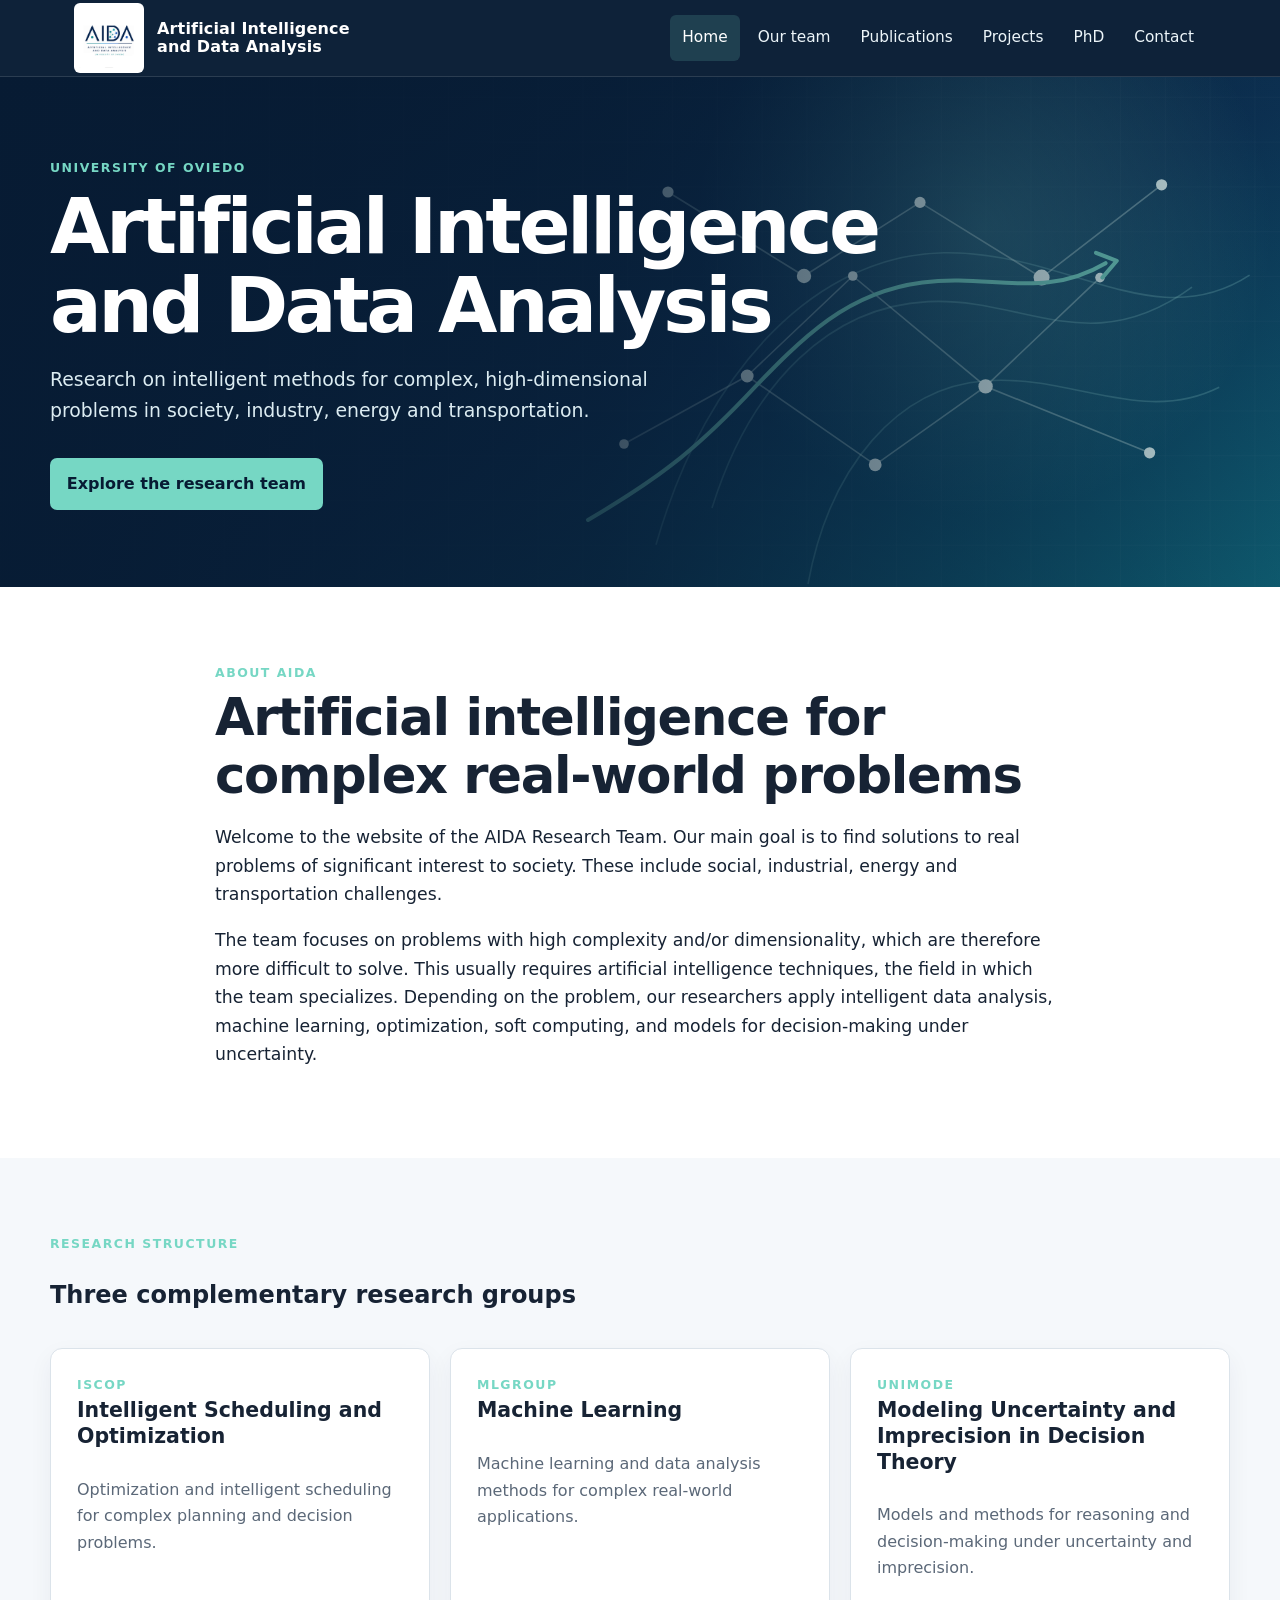
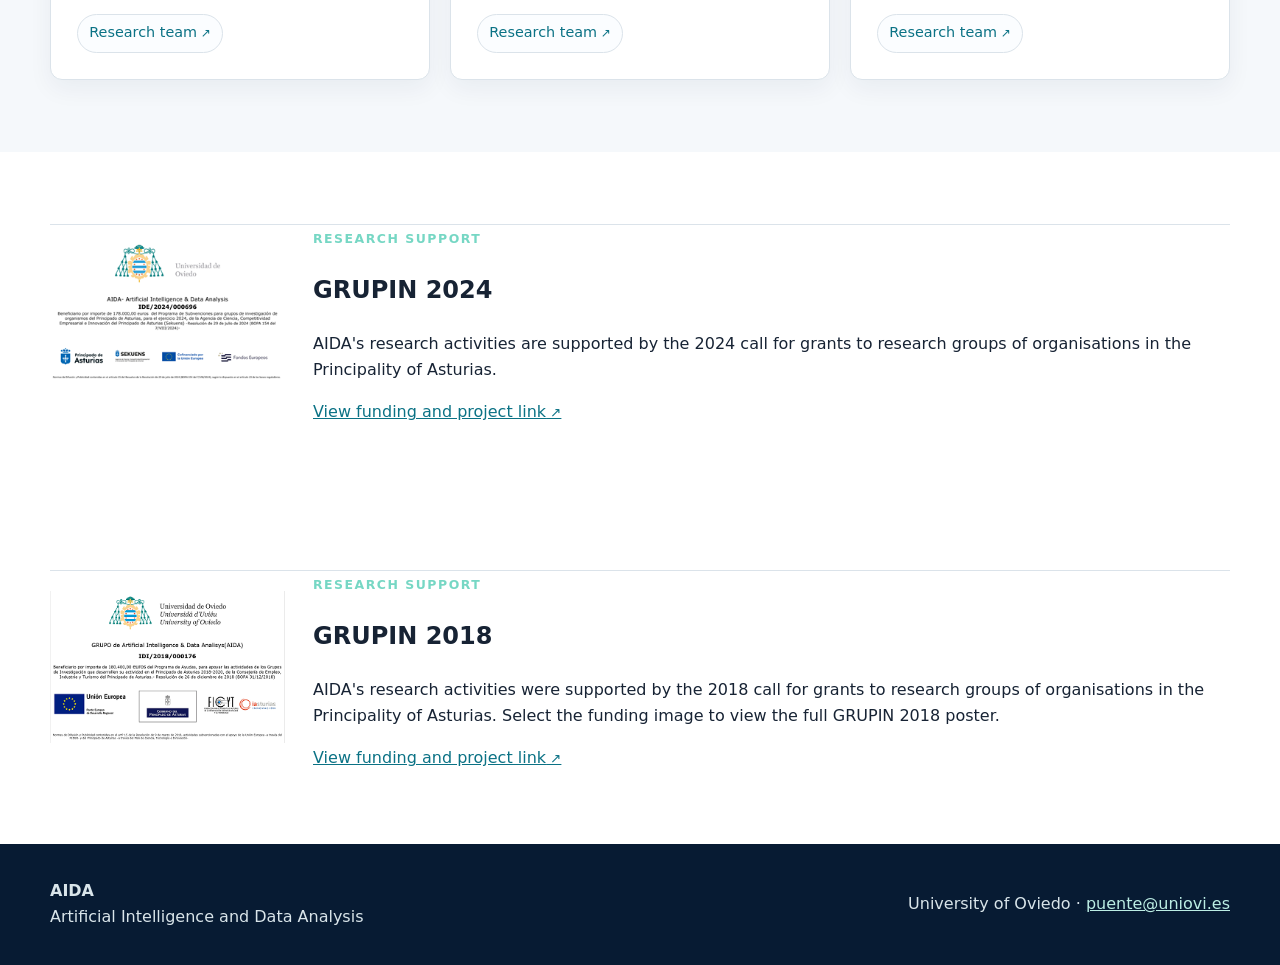
<file: index.html>
<!doctype html><html lang="en"><head><meta charset="utf-8"><meta name="viewport" content="width=device-width,initial-scale=1"><title>Home | AIDA</title><meta name="description" content="AIDA — Artificial Intelligence and Data Analysis research team at the University of Oviedo."><link rel="stylesheet" href="assets/css/style.css"><link rel="icon" href="assets/images/aida-mark.svg"></head><body><a class="skip" href="#main">Skip to content</a><header class="site-header"><nav class="nav" aria-label="Main navigation"><a class="brand" href="index.html"><img src="assets/images/squareLogoAIDA.png" alt="AIDA logo"><span>Artificial Intelligence<br>and Data Analysis</span></a><button class="menu-button" aria-expanded="false" aria-controls="menu">Menu</button><div class="menu" id="menu"><a href="index.html" aria-current="page">Home</a><a href="team.html">Our team</a><a href="publications.html">Publications</a><a href="projects.html">Projects</a><a href="phd.html">PhD</a><a href="contact.html">Contact</a></div></nav></header><main id="main"><section class="hero"><div class="hero-inner"><span class="eyebrow">University of Oviedo</span><h1>Artificial Intelligence and Data Analysis</h1><p>Research on intelligent methods for complex, high-dimensional problems in society, industry, energy and transportation.</p><a class="button" href="team.html">Explore the research team</a></div></section><section><div class="container intro"><span class="eyebrow">About AIDA</span><h2>Artificial intelligence for complex real-world problems</h2><p>Welcome to the website of the AIDA Research Team. Our main goal is to find solutions to real problems of significant interest to society. These include social, industrial, energy and transportation challenges.</p><p>The team focuses on problems with high complexity and/or dimensionality, which are therefore more difficult to solve. This usually requires artificial intelligence techniques, the field in which the team specializes. Depending on the problem, our researchers apply intelligent data analysis, machine learning, optimization, soft computing, and models for decision-making under uncertainty.</p></div></section><section class="groups"><div class="container"><span class="eyebrow">Research structure</span><h2>Three complementary research groups</h2><div class="grid"><article class="card"><span class="eyebrow">iScOp</span><h3>Intelligent Scheduling and Optimization</h3><p>Optimization and intelligent scheduling for complex planning and decision problems.</p><div class="card-links"><a class="external" href="https://portalinvestigacion.uniovi.es/grupos/14092/detalle?lang=en" target="_blank" rel="noopener">Research team</a></div></article><article class="card"><span class="eyebrow">MLGroup</span><h3>Machine Learning</h3><p>Machine learning and data analysis methods for complex real-world applications.</p><div class="card-links"><a class="external" href="https://portalinvestigacion.uniovi.es/grupos/14002/detalle?lang=en" target="_blank" rel="noopener">Research team</a></div></article><article class="card"><span class="eyebrow">UNIMODE</span><h3>Modeling Uncertainty and Imprecision in Decision Theory</h3><p>Models and methods for reasoning and decision-making under uncertainty and imprecision.</p><div class="card-links"><a class="external" href="https://portalinvestigacion.uniovi.es/grupos/13981/detalle?lang=en" target="_blank" rel="noopener">Research team</a></div></article></div></div></section><section><div class="container funding"><a href="assets/images/grupin2024.png" target="_blank" rel="noopener" aria-label="Open the GRUPIN 2024 funding poster"><img src="assets/images/grupin2024_mini.png" alt="GRUPIN 2024 funding acknowledgement"></a><div><span class="eyebrow">Research support</span><h2>GRUPIN 2024</h2><p>AIDA's research activities are supported by the 2024 call for grants to research groups of organisations in the Principality of Asturias.</p><a class="external" href="https://portalinvestigacion.uniovi.es/proyectos/1490136/detalle" target="_blank" rel="noopener">View funding and project link</a></div></div></section><section><div class="container funding"><a href="assets/images/grupin.png" target="_blank" rel="noopener" aria-label="Open the GRUPIN 2018 funding poster"><img src="assets/images/grupin_mini.png" alt="GRUPIN 2018 funding acknowledgement"></a><div><span class="eyebrow">Research support</span><h2>GRUPIN 2018</h2><p>AIDA's research activities were supported by the 2018 call for grants to research groups of organisations in the Principality of Asturias. Select the funding image to view the full GRUPIN 2018 poster.</p><a class="external" href="https://feder.uniovi.es/regional/grupin/-/asset_publisher/X5BrN9ndJZUB/content/artificial-intelligence-and-data-analisys-aida" target="_blank" rel="noopener">View funding and project link</a></div></div></section></main><footer class="site-footer"><div class="footer-inner"><div><strong>AIDA</strong><br><span>Artificial Intelligence and Data Analysis</span></div><div>University of Oviedo · <a href="mailto:puente@uniovi.es">puente@uniovi.es</a></div></div></footer><script src="assets/js/menu.js"></script></body></html>
</file>
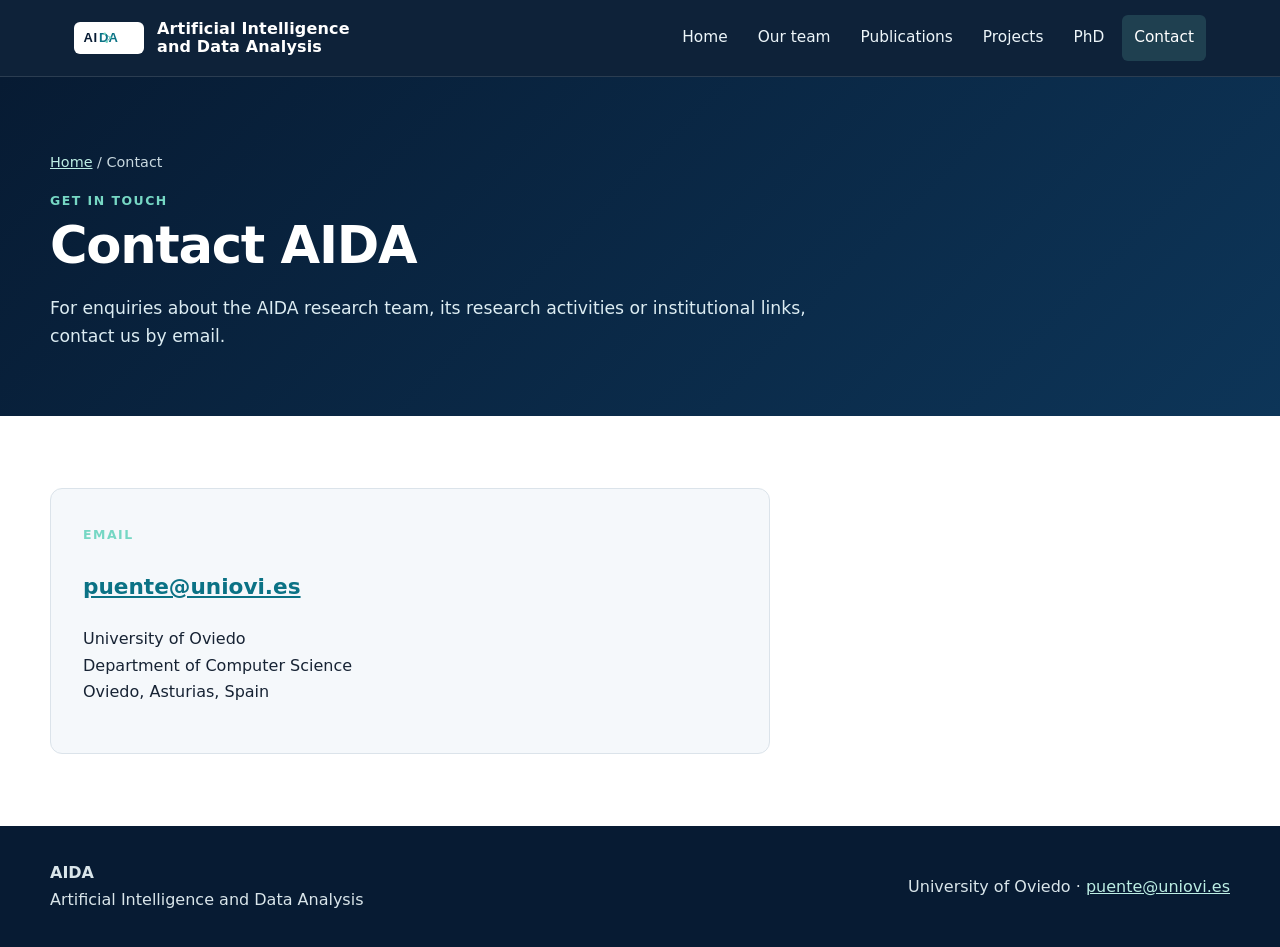
<file: contact.html>
<!doctype html><html lang="en"><head><meta charset="utf-8"><meta name="viewport" content="width=device-width,initial-scale=1"><title>Contact | AIDA</title><meta name="description" content="AIDA — Artificial Intelligence and Data Analysis research team at the University of Oviedo."><link rel="stylesheet" href="assets/css/style.css"><link rel="icon" href="assets/images/aida-mark.svg"></head><body><a class="skip" href="#main">Skip to content</a><header class="site-header"><nav class="nav" aria-label="Main navigation"><a class="brand" href="index.html"><img src="assets/images/aida-mark.svg" alt="AIDA logo"><span>Artificial Intelligence<br>and Data Analysis</span></a><button class="menu-button" aria-expanded="false" aria-controls="menu">Menu</button><div class="menu" id="menu"><a href="index.html">Home</a><a href="team.html">Our team</a><a href="publications.html">Publications</a><a href="projects.html">Projects</a><a href="phd.html">PhD</a><a href="contact.html" aria-current="page">Contact</a></div></nav></header><main id="main"><header class="page-head"><div class="container"><div class="crumb"><a href="index.html">Home</a> / Contact</div><span class="eyebrow">Get in touch</span><h1>Contact AIDA</h1><p>For enquiries about the AIDA research team, its research activities or institutional links, contact us by email.</p></div></header><section><div class="container"><div class="contact-box"><span class="eyebrow">Email</span><p class="contact-email"><a href="mailto:puente@uniovi.es">puente@uniovi.es</a></p><p>University of Oviedo<br>Department of Computer Science<br>Oviedo, Asturias, Spain</p></div></div></section></main><footer class="site-footer"><div class="footer-inner"><div><strong>AIDA</strong><br><span>Artificial Intelligence and Data Analysis</span></div><div>University of Oviedo · <a href="mailto:puente@uniovi.es">puente@uniovi.es</a></div></div></footer><script src="assets/js/menu.js"></script></body></html>
</file>
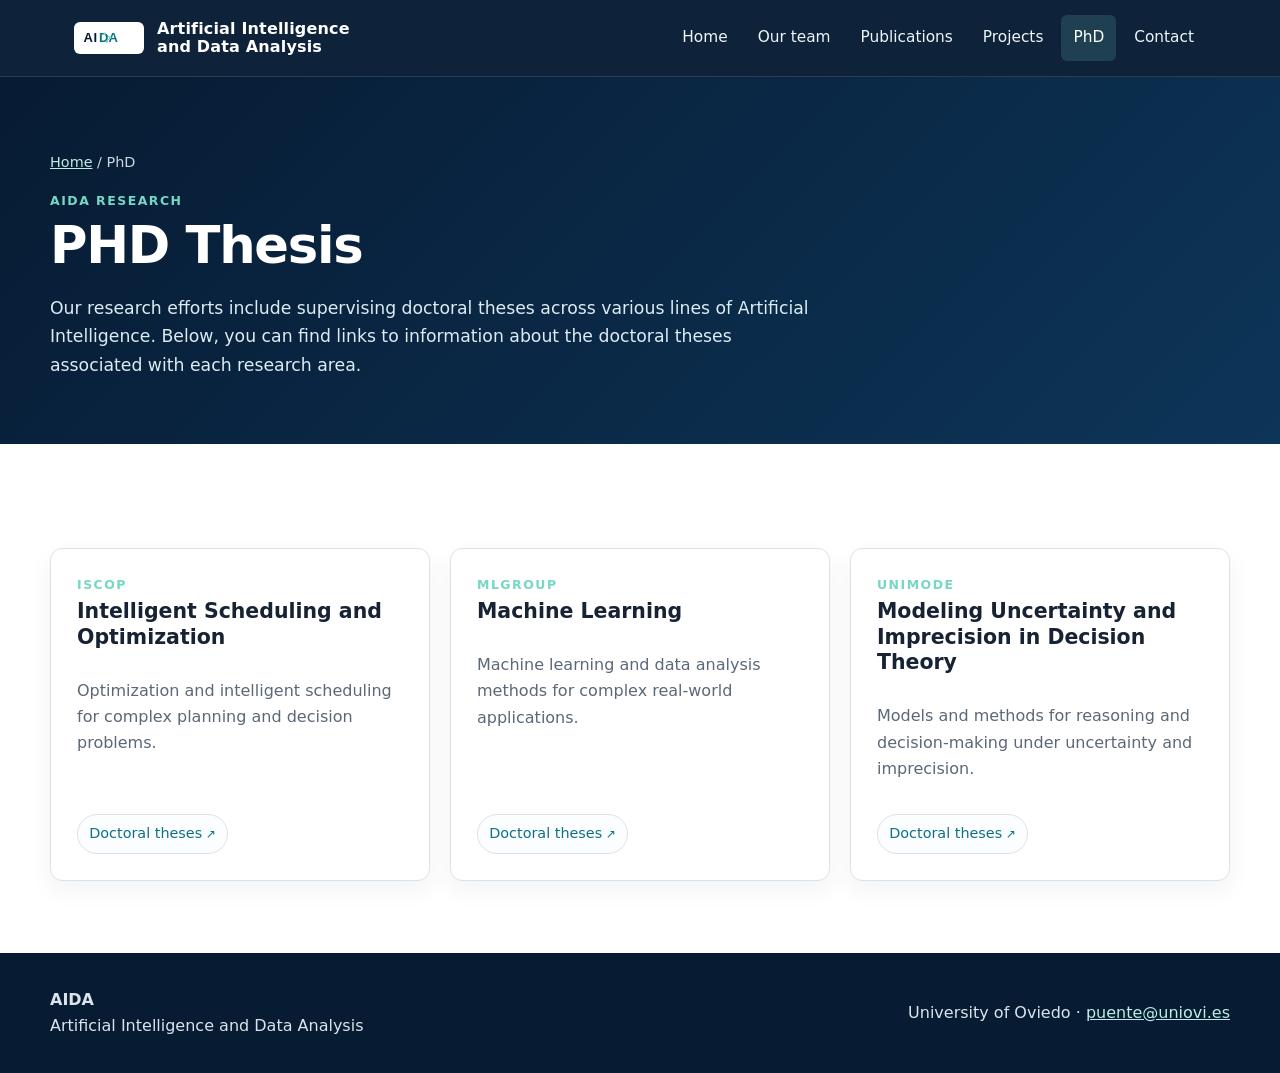
<file: phd.html>
<!doctype html><html lang="en"><head><meta charset="utf-8"><meta name="viewport" content="width=device-width,initial-scale=1"><title>PhD | AIDA</title><meta name="description" content="AIDA — Artificial Intelligence and Data Analysis research team at the University of Oviedo."><link rel="stylesheet" href="assets/css/style.css"><link rel="icon" href="assets/images/aida-mark.svg"></head><body><a class="skip" href="#main">Skip to content</a><header class="site-header"><nav class="nav" aria-label="Main navigation"><a class="brand" href="index.html"><img src="assets/images/aida-mark.svg" alt="AIDA logo"><span>Artificial Intelligence<br>and Data Analysis</span></a><button class="menu-button" aria-expanded="false" aria-controls="menu">Menu</button><div class="menu" id="menu"><a href="index.html">Home</a><a href="team.html">Our team</a><a href="publications.html">Publications</a><a href="projects.html">Projects</a><a href="phd.html" aria-current="page">PhD</a><a href="contact.html">Contact</a></div></nav></header><main id="main"><header class="page-head"><div class="container"><div class="crumb"><a href="index.html">Home</a> / PhD</div><span class="eyebrow">AIDA research</span><h1>PHD Thesis</h1><p>Our research efforts include supervising doctoral theses across various lines of Artificial Intelligence. Below, you can find links to information about the doctoral theses associated with each research area.</p></div></header><section><div class="container"><div class="grid"><article class="card"><span class="eyebrow">iScOp</span><h3>Intelligent Scheduling and Optimization</h3><p>Optimization and intelligent scheduling for complex planning and decision problems.</p><div class="card-links"><a class="external" href="https://portalinvestigacion.uniovi.es/grupos/14092/tesis?lang=en" target="_blank" rel="noopener">Doctoral theses</a></div></article><article class="card"><span class="eyebrow">MLGroup</span><h3>Machine Learning</h3><p>Machine learning and data analysis methods for complex real-world applications.</p><div class="card-links"><a class="external" href="https://portalinvestigacion.uniovi.es/grupos/14002/tesis?lang=en" target="_blank" rel="noopener">Doctoral theses</a></div></article><article class="card"><span class="eyebrow">UNIMODE</span><h3>Modeling Uncertainty and Imprecision in Decision Theory</h3><p>Models and methods for reasoning and decision-making under uncertainty and imprecision.</p><div class="card-links"><a class="external" href="https://portalinvestigacion.uniovi.es/grupos/13981/tesis?lang=en" target="_blank" rel="noopener">Doctoral theses</a></div></article></div></div></section></main><footer class="site-footer"><div class="footer-inner"><div><strong>AIDA</strong><br><span>Artificial Intelligence and Data Analysis</span></div><div>University of Oviedo · <a href="mailto:puente@uniovi.es">puente@uniovi.es</a></div></div></footer><script src="assets/js/menu.js"></script></body></html>
</file>
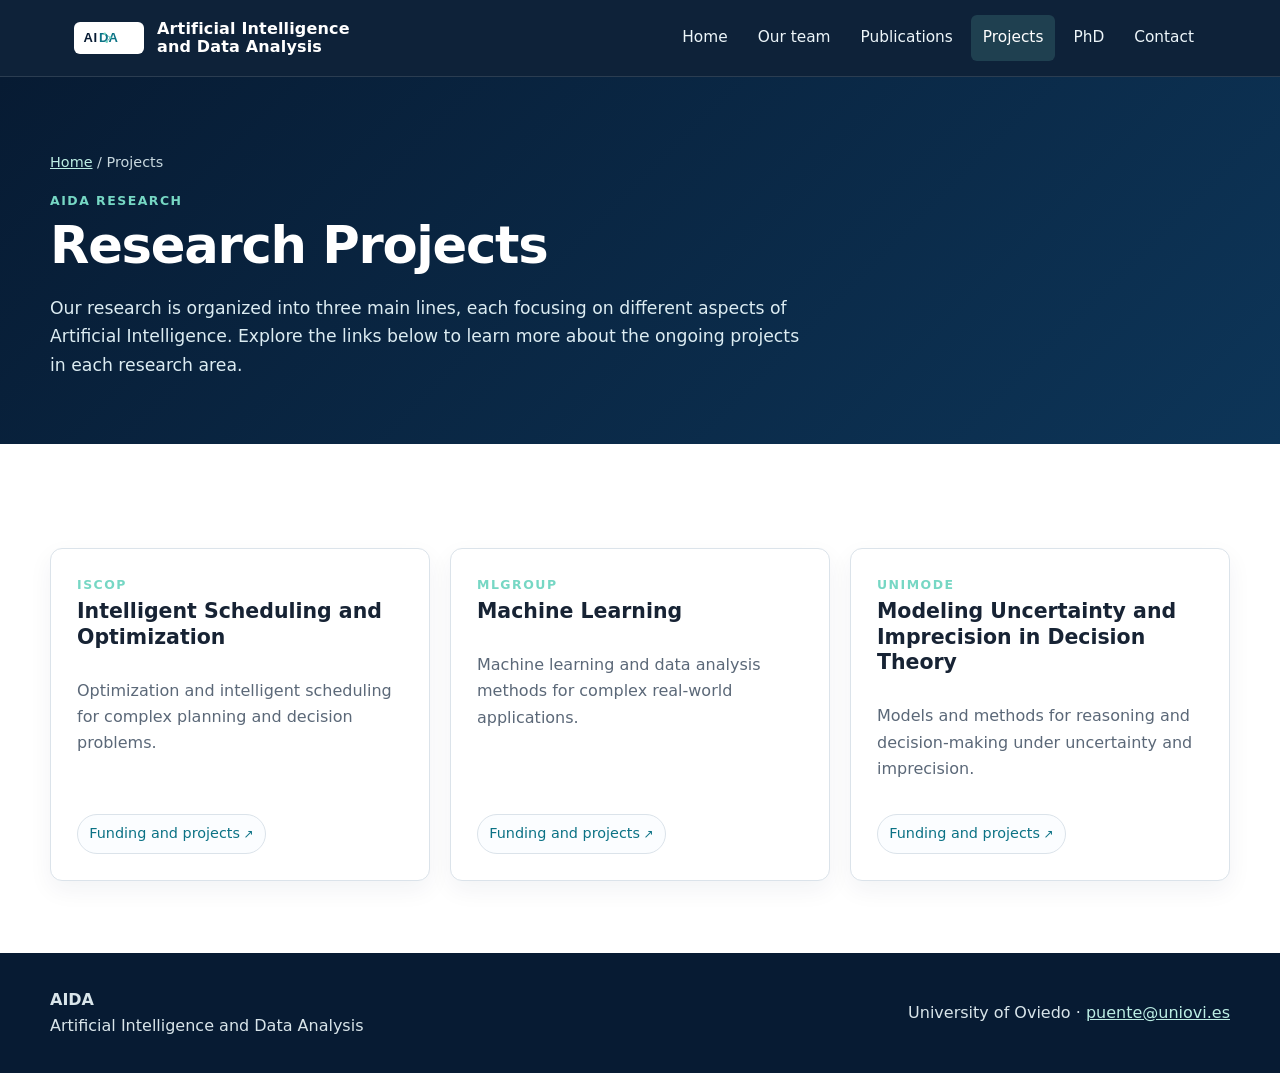
<file: projects.html>
<!doctype html><html lang="en"><head><meta charset="utf-8"><meta name="viewport" content="width=device-width,initial-scale=1"><title>Projects | AIDA</title><meta name="description" content="AIDA — Artificial Intelligence and Data Analysis research team at the University of Oviedo."><link rel="stylesheet" href="assets/css/style.css"><link rel="icon" href="assets/images/aida-mark.svg"></head><body><a class="skip" href="#main">Skip to content</a><header class="site-header"><nav class="nav" aria-label="Main navigation"><a class="brand" href="index.html"><img src="assets/images/aida-mark.svg" alt="AIDA logo"><span>Artificial Intelligence<br>and Data Analysis</span></a><button class="menu-button" aria-expanded="false" aria-controls="menu">Menu</button><div class="menu" id="menu"><a href="index.html">Home</a><a href="team.html">Our team</a><a href="publications.html">Publications</a><a href="projects.html" aria-current="page">Projects</a><a href="phd.html">PhD</a><a href="contact.html">Contact</a></div></nav></header><main id="main"><header class="page-head"><div class="container"><div class="crumb"><a href="index.html">Home</a> / Projects</div><span class="eyebrow">AIDA research</span><h1>Research Projects</h1><p>Our research is organized into three main lines, each focusing on different aspects of Artificial Intelligence. Explore the links below to learn more about the ongoing projects in each research area.</p></div></header><section><div class="container"><div class="grid"><article class="card"><span class="eyebrow">iScOp</span><h3>Intelligent Scheduling and Optimization</h3><p>Optimization and intelligent scheduling for complex planning and decision problems.</p><div class="card-links"><a class="external" href="https://portalinvestigacion.uniovi.es/financiaciones?grupoId=14092&lang=en" target="_blank" rel="noopener">Funding and projects</a></div></article><article class="card"><span class="eyebrow">MLGroup</span><h3>Machine Learning</h3><p>Machine learning and data analysis methods for complex real-world applications.</p><div class="card-links"><a class="external" href="https://portalinvestigacion.uniovi.es/financiaciones?grupoId=14002&lang=en" target="_blank" rel="noopener">Funding and projects</a></div></article><article class="card"><span class="eyebrow">UNIMODE</span><h3>Modeling Uncertainty and Imprecision in Decision Theory</h3><p>Models and methods for reasoning and decision-making under uncertainty and imprecision.</p><div class="card-links"><a class="external" href="https://portalinvestigacion.uniovi.es/financiaciones?grupoId=13981&lang=en" target="_blank" rel="noopener">Funding and projects</a></div></article></div></div></section></main><footer class="site-footer"><div class="footer-inner"><div><strong>AIDA</strong><br><span>Artificial Intelligence and Data Analysis</span></div><div>University of Oviedo · <a href="mailto:puente@uniovi.es">puente@uniovi.es</a></div></div></footer><script src="assets/js/menu.js"></script></body></html>
</file>
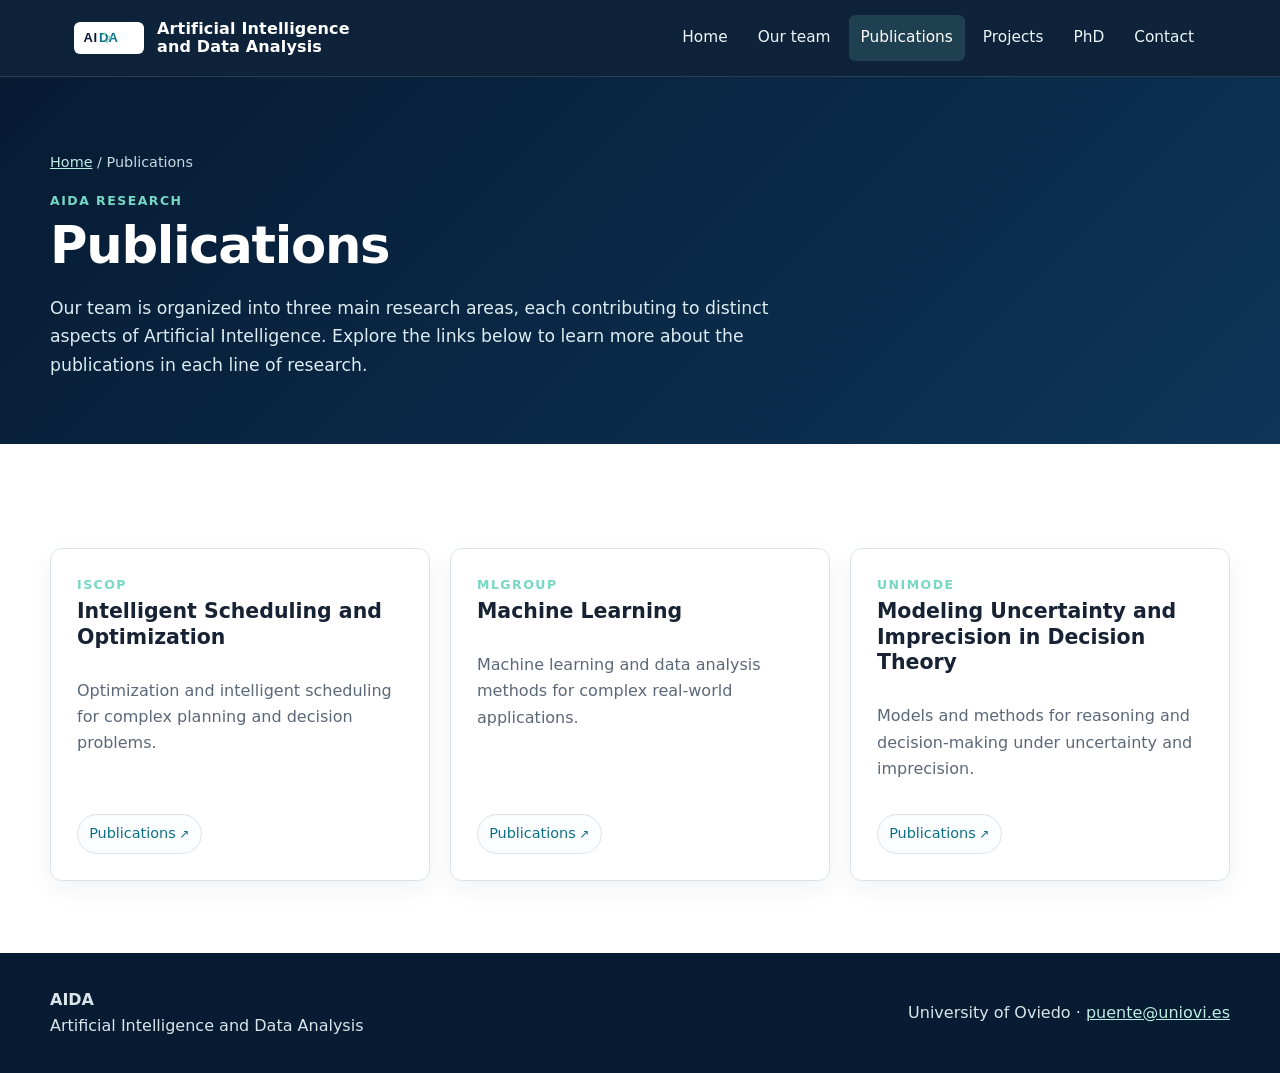
<file: publications.html>
<!doctype html><html lang="en"><head><meta charset="utf-8"><meta name="viewport" content="width=device-width,initial-scale=1"><title>Publications | AIDA</title><meta name="description" content="AIDA — Artificial Intelligence and Data Analysis research team at the University of Oviedo."><link rel="stylesheet" href="assets/css/style.css"><link rel="icon" href="assets/images/aida-mark.svg"></head><body><a class="skip" href="#main">Skip to content</a><header class="site-header"><nav class="nav" aria-label="Main navigation"><a class="brand" href="index.html"><img src="assets/images/aida-mark.svg" alt="AIDA logo"><span>Artificial Intelligence<br>and Data Analysis</span></a><button class="menu-button" aria-expanded="false" aria-controls="menu">Menu</button><div class="menu" id="menu"><a href="index.html">Home</a><a href="team.html">Our team</a><a href="publications.html" aria-current="page">Publications</a><a href="projects.html">Projects</a><a href="phd.html">PhD</a><a href="contact.html">Contact</a></div></nav></header><main id="main"><header class="page-head"><div class="container"><div class="crumb"><a href="index.html">Home</a> / Publications</div><span class="eyebrow">AIDA research</span><h1>Publications</h1><p>Our team is organized into three main research areas, each contributing to distinct aspects of Artificial Intelligence. Explore the links below to learn more about the publications in each line of research.</p></div></header><section><div class="container"><div class="grid"><article class="card"><span class="eyebrow">iScOp</span><h3>Intelligent Scheduling and Optimization</h3><p>Optimization and intelligent scheduling for complex planning and decision problems.</p><div class="card-links"><a class="external" href="https://portalinvestigacion.uniovi.es/grupos/14092/publicaciones?lang=en" target="_blank" rel="noopener">Publications</a></div></article><article class="card"><span class="eyebrow">MLGroup</span><h3>Machine Learning</h3><p>Machine learning and data analysis methods for complex real-world applications.</p><div class="card-links"><a class="external" href="https://portalinvestigacion.uniovi.es/grupos/14002/publicaciones?lang=en" target="_blank" rel="noopener">Publications</a></div></article><article class="card"><span class="eyebrow">UNIMODE</span><h3>Modeling Uncertainty and Imprecision in Decision Theory</h3><p>Models and methods for reasoning and decision-making under uncertainty and imprecision.</p><div class="card-links"><a class="external" href="https://portalinvestigacion.uniovi.es/grupos/13981/publicaciones?lang=en" target="_blank" rel="noopener">Publications</a></div></article></div></div></section></main><footer class="site-footer"><div class="footer-inner"><div><strong>AIDA</strong><br><span>Artificial Intelligence and Data Analysis</span></div><div>University of Oviedo · <a href="mailto:puente@uniovi.es">puente@uniovi.es</a></div></div></footer><script src="assets/js/menu.js"></script></body></html>
</file>
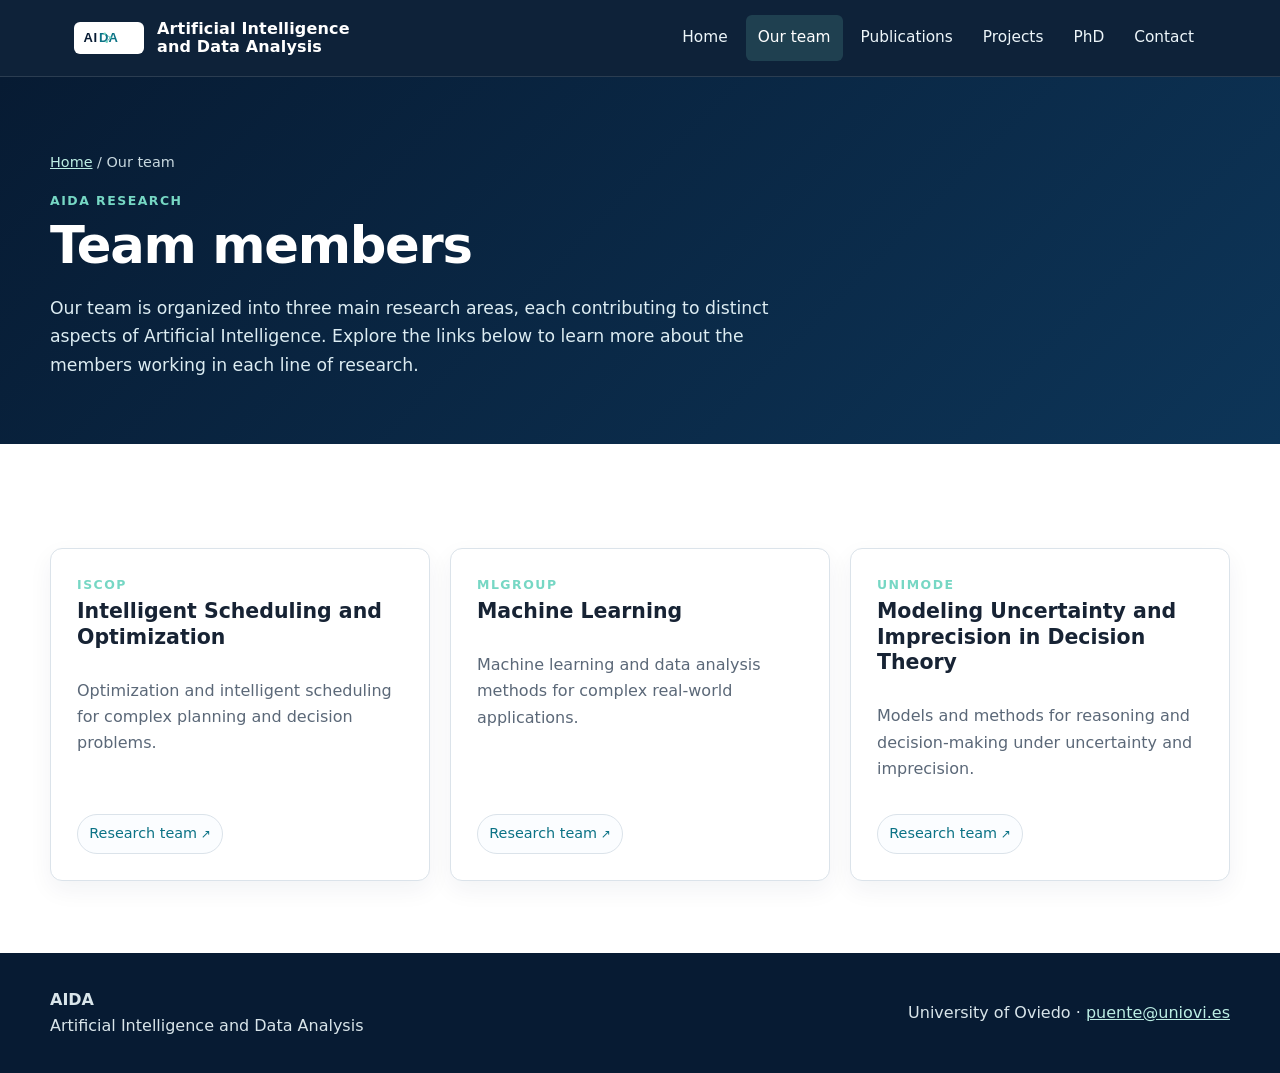
<file: team.html>
<!doctype html><html lang="en"><head><meta charset="utf-8"><meta name="viewport" content="width=device-width,initial-scale=1"><title>Our team | AIDA</title><meta name="description" content="AIDA — Artificial Intelligence and Data Analysis research team at the University of Oviedo."><link rel="stylesheet" href="assets/css/style.css"><link rel="icon" href="assets/images/aida-mark.svg"></head><body><a class="skip" href="#main">Skip to content</a><header class="site-header"><nav class="nav" aria-label="Main navigation"><a class="brand" href="index.html"><img src="assets/images/aida-mark.svg" alt="AIDA logo"><span>Artificial Intelligence<br>and Data Analysis</span></a><button class="menu-button" aria-expanded="false" aria-controls="menu">Menu</button><div class="menu" id="menu"><a href="index.html">Home</a><a href="team.html" aria-current="page">Our team</a><a href="publications.html">Publications</a><a href="projects.html">Projects</a><a href="phd.html">PhD</a><a href="contact.html">Contact</a></div></nav></header><main id="main"><header class="page-head"><div class="container"><div class="crumb"><a href="index.html">Home</a> / Our team</div><span class="eyebrow">AIDA research</span><h1>Team members</h1><p>Our team is organized into three main research areas, each contributing to distinct aspects of Artificial Intelligence. Explore the links below to learn more about the members working in each line of research.</p></div></header><section><div class="container"><div class="grid"><article class="card"><span class="eyebrow">iScOp</span><h3>Intelligent Scheduling and Optimization</h3><p>Optimization and intelligent scheduling for complex planning and decision problems.</p><div class="card-links"><a class="external" href="https://portalinvestigacion.uniovi.es/grupos/14092/detalle?lang=en" target="_blank" rel="noopener">Research team</a></div></article><article class="card"><span class="eyebrow">MLGroup</span><h3>Machine Learning</h3><p>Machine learning and data analysis methods for complex real-world applications.</p><div class="card-links"><a class="external" href="https://portalinvestigacion.uniovi.es/grupos/14002/detalle?lang=en" target="_blank" rel="noopener">Research team</a></div></article><article class="card"><span class="eyebrow">UNIMODE</span><h3>Modeling Uncertainty and Imprecision in Decision Theory</h3><p>Models and methods for reasoning and decision-making under uncertainty and imprecision.</p><div class="card-links"><a class="external" href="https://portalinvestigacion.uniovi.es/grupos/13981/detalle?lang=en" target="_blank" rel="noopener">Research team</a></div></article></div></div></section></main><footer class="site-footer"><div class="footer-inner"><div><strong>AIDA</strong><br><span>Artificial Intelligence and Data Analysis</span></div><div>University of Oviedo · <a href="mailto:puente@uniovi.es">puente@uniovi.es</a></div></div></footer><script src="assets/js/menu.js"></script></body></html>
</file>
<file: assets/css/style.css>
:root{--navy:#071b33;--blue:#0d3558;--teal:#0b7285;--mint:#76d7c4;--ink:#172334;--muted:#5b6878;--paper:#f5f8fb;--white:#fff;--line:#dbe3ea;--max:1180px}
*{box-sizing:border-box}html{scroll-behavior:smooth}body{margin:0;font-family:Inter,ui-sans-serif,system-ui,-apple-system,"Segoe UI",sans-serif;color:var(--ink);background:var(--white);line-height:1.65}a{color:var(--teal)}a:hover{color:#075563}.skip{position:absolute;left:-9999px}.skip:focus{left:1rem;top:1rem;background:#fff;padding:.7rem 1rem;z-index:20}.site-header{position:sticky;top:0;z-index:10;background:rgba(7,27,51,.97);border-bottom:1px solid rgba(255,255,255,.12)}.nav{max-width:var(--max);margin:auto;min-height:76px;padding:0 24px;display:flex;align-items:center;justify-content:space-between;gap:24px}.brand{display:flex;align-items:center;gap:13px;color:#fff;text-decoration:none;font-weight:750;letter-spacing:.01em}.brand img{width:70px;height:auto;background:#fff;padding:5px;border-radius:6px}.brand span{max-width:270px;line-height:1.15}.menu{display:flex;align-items:center;gap:6px}.menu a{color:#edf6fa;text-decoration:none;padding:.65rem .75rem;border-radius:6px;font-size:.96rem}.menu a:hover,.menu a[aria-current="page"]{background:rgba(118,215,196,.17);color:#fff}.menu-button{display:none;background:none;border:1px solid rgba(255,255,255,.45);color:#fff;border-radius:6px;padding:.55rem .7rem}.hero{background-image:linear-gradient(90deg,rgba(7,27,51,.96) 0%,rgba(7,27,51,.78) 47%,rgba(7,27,51,.2) 100%),url('../images/hero.svg');background-size:cover;background-position:center;min-height:510px;display:flex;align-items:center;color:#fff}.hero-inner,.container{width:min(var(--max),calc(100% - 48px));margin:auto}.eyebrow{display:inline-block;color:var(--mint);font-weight:750;letter-spacing:.12em;text-transform:uppercase;font-size:.78rem}.hero h1{font-size:clamp(2.5rem,6vw,5.4rem);line-height:1.02;max-width:850px;margin:.5rem 0 1.2rem;letter-spacing:-.045em}.hero p{font-size:1.18rem;max-width:690px;color:#dcecf2}.button{display:inline-flex;align-items:center;gap:.5rem;text-decoration:none;font-weight:700;border-radius:7px;padding:.8rem 1.05rem;background:var(--mint);color:var(--navy);margin-top:.8rem}.button:hover{background:#a1eadc;color:var(--navy)}main section{padding:72px 0}.intro{max-width:850px}.intro h2,.page-head h1{font-size:clamp(2rem,4vw,3.5rem);line-height:1.12;letter-spacing:-.025em;margin:.25rem 0 1.2rem}.intro p{font-size:1.08rem}.groups{background:var(--paper)}.grid{display:grid;grid-template-columns:repeat(3,1fr);gap:20px;margin-top:32px}.card{background:#fff;border:1px solid var(--line);border-radius:12px;padding:26px;box-shadow:0 9px 24px rgba(20,45,72,.055);display:flex;flex-direction:column}.card h3{margin:.2rem 0 .7rem;font-size:1.28rem;line-height:1.25}.card p{color:var(--muted);flex:1}.card-links{display:flex;flex-wrap:wrap;gap:.5rem;margin-top:1rem}.card-links a{font-size:.9rem;text-decoration:none;border:1px solid var(--line);border-radius:999px;padding:.42rem .7rem;background:#fbfdff}.card-links a:hover{border-color:var(--teal)}.page-head{padding:74px 0 48px;background:linear-gradient(135deg,var(--navy),var(--blue));color:#fff}.page-head p{max-width:760px;color:#dcecf2;font-size:1.08rem}.section-note{border-left:4px solid var(--mint);padding:3px 0 3px 18px;color:var(--muted);max-width:800px}.funding{display:flex;align-items:center;gap:28px;border-top:1px solid var(--line)}.funding img{max-width:235px;height:auto}.contact-box{max-width:720px;border:1px solid var(--line);border-radius:12px;padding:32px;background:var(--paper)}.contact-email{font-size:1.35rem;font-weight:750}.site-footer{background:var(--navy);color:#d9e5ea;padding:34px 0}.footer-inner{width:min(var(--max),calc(100% - 48px));margin:auto;display:flex;justify-content:space-between;gap:24px;align-items:center}.site-footer a{color:#bceee4}.small{font-size:.9rem;color:#718091}.external::after{content:' ↗';font-size:.83em}.crumb{font-size:.9rem;color:#c8d8df;margin-bottom:12px}.crumb a{color:#bceee4}
@media(max-width:850px){.grid{grid-template-columns:1fr}.brand span{display:none}.menu-button{display:block}.menu{display:none;position:absolute;top:76px;left:0;right:0;background:var(--navy);padding:12px 24px 20px;flex-direction:column;align-items:stretch}.menu.open{display:flex}.menu a{padding:.75rem}.hero{min-height:470px;background-position:62% center}.funding,.footer-inner{align-items:flex-start;flex-direction:column}}
</file>
